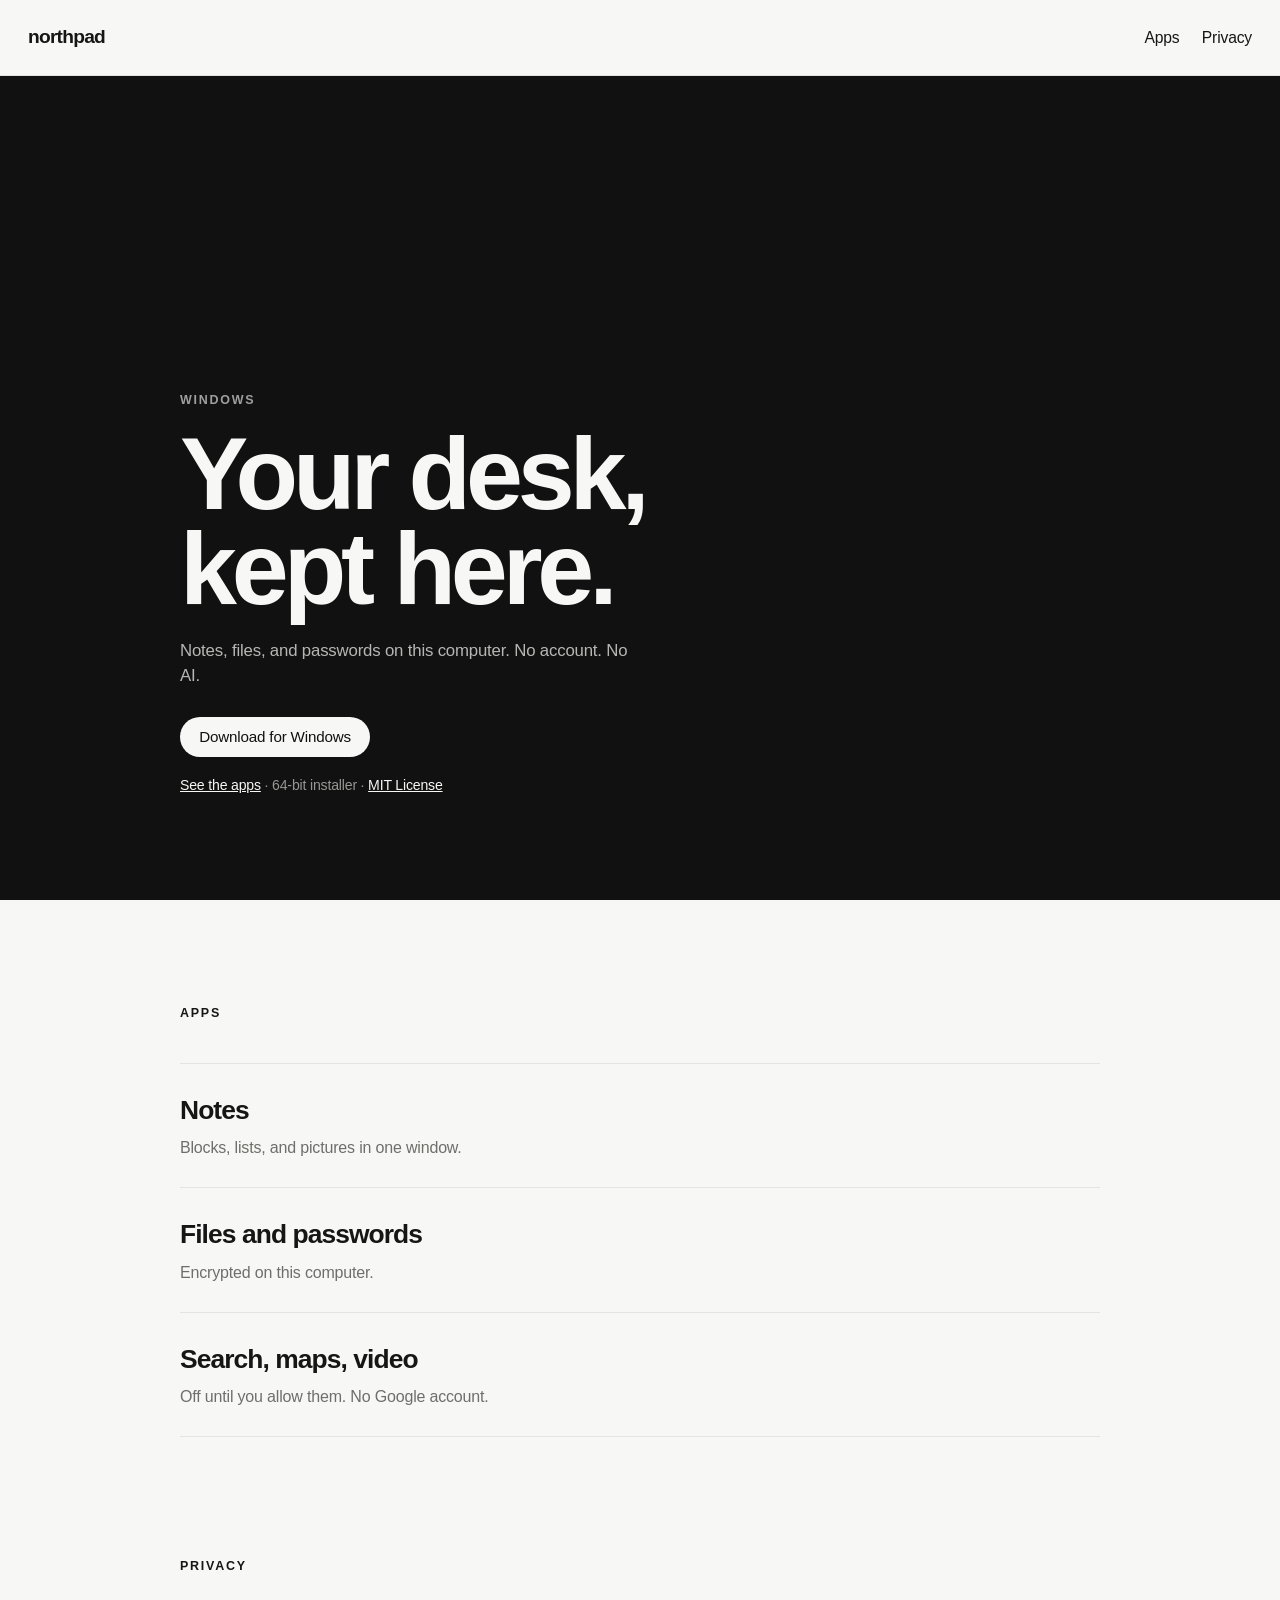
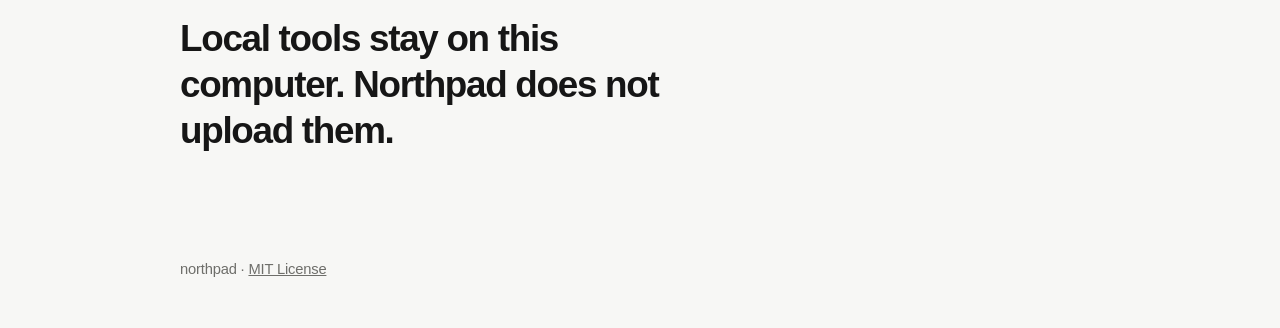
<file: site/index.html>
<!DOCTYPE html>
<html lang="en">
<head>
  <meta charset="utf-8">
  <meta name="viewport" content="width=device-width, initial-scale=1">
  <title>northpad</title>
  <meta name="description" content="A Windows workspace that keeps notes, files, and passwords on this computer.">
  <link rel="icon" href="favicon.svg" type="image/svg+xml">
  <link rel="stylesheet" href="css/site.css">
</head>
<body>
  <a class="skip" href="#content">Skip to content</a>
  <header class="bar">
    <a class="mark" href="#content">northpad</a>
    <nav class="nav" aria-label="Primary">
      <a href="#apps">Apps</a>
      <a href="#privacy">Privacy</a>
    </nav>
  </header>
  <main id="content">
    <section class="hero" aria-labelledby="title">
      <div class="hero-copy">
        <p class="kicker">Windows</p>
        <h1 id="title">Your desk, kept here.</h1>
        <p class="lead">Notes, files, and passwords on this computer. No account. No AI.</p>
        <a class="go" href="Northpad-Setup-0.1.0.exe">Download for Windows</a>
        <p class="fine"><a href="#apps">See the apps</a> · 64-bit installer · <a href="license.html">MIT License</a></p>
      </div>
    </section>
    <section class="apps" id="apps" aria-labelledby="apps-title">
      <h2 id="apps-title">Apps</h2>
      <ol>
        <li>
          <strong>Notes</strong>
          <p>Blocks, lists, and pictures in one window.</p>
        </li>
        <li>
          <strong>Files and passwords</strong>
          <p>Encrypted on this computer.</p>
        </li>
        <li>
          <strong>Search, maps, video</strong>
          <p>Off until you allow them. No Google account.</p>
        </li>
      </ol>
    </section>
    <section class="privacy" id="privacy" aria-labelledby="privacy-title">
      <h2 id="privacy-title">Privacy</h2>
      <p>Local tools stay on this computer. Northpad does not upload them.</p>
    </section>
  </main>
  <footer class="foot">
    <p>northpad · <a href="license.html">MIT License</a></p>
  </footer>
</body>
</html>
</file>
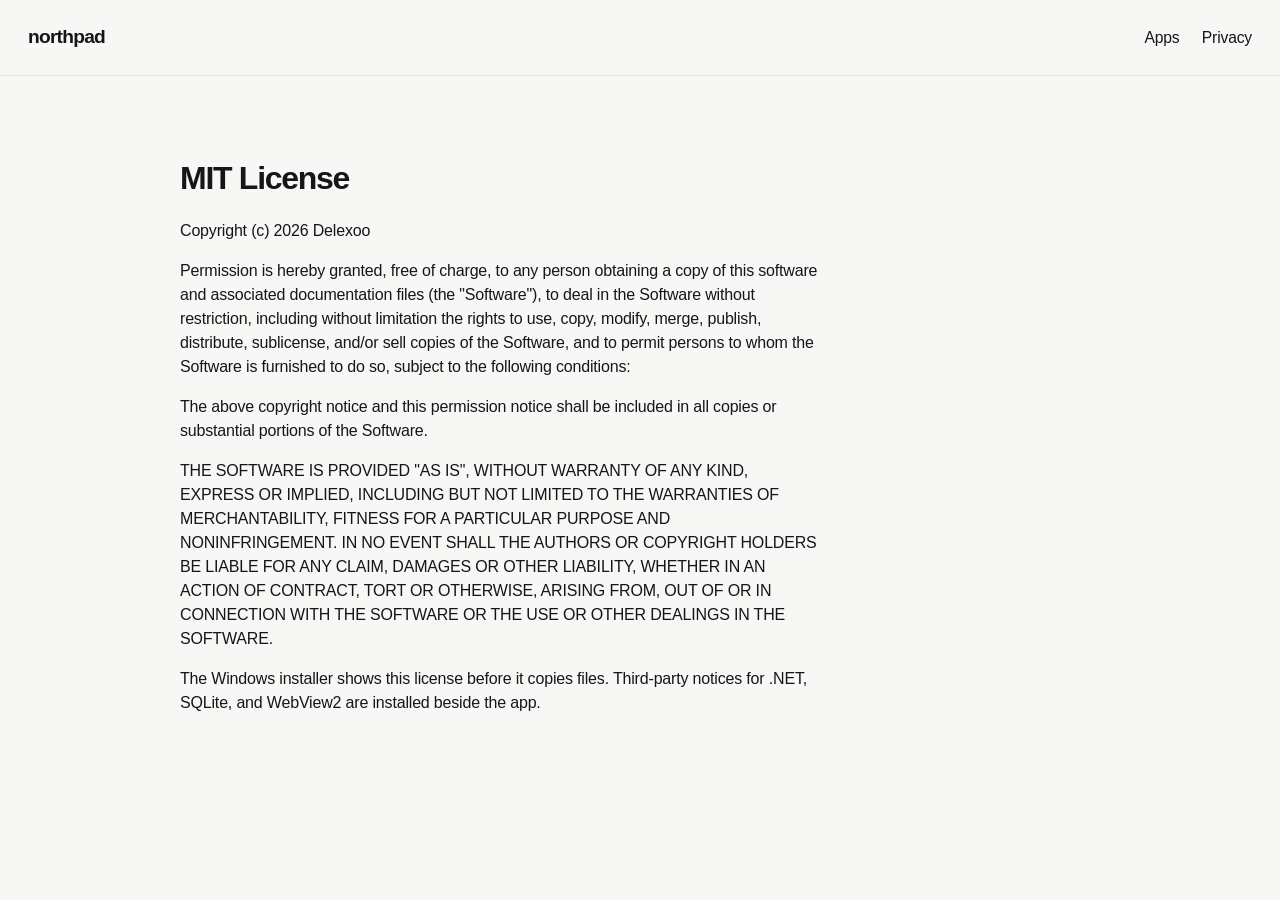
<file: site/license.html>
<!DOCTYPE html>
<html lang="en">
<head>
  <meta charset="utf-8">
  <meta name="viewport" content="width=device-width, initial-scale=1">
  <title>License · northpad</title>
  <link rel="icon" href="favicon.svg" type="image/svg+xml">
  <link rel="stylesheet" href="css/site.css">
</head>
<body>
  <a class="skip" href="#content">Skip to content</a>
  <header class="bar">
    <a class="mark" href="index.html">northpad</a>
    <nav class="nav" aria-label="Primary">
      <a href="index.html#apps">Apps</a>
      <a href="index.html#privacy">Privacy</a>
    </nav>
  </header>
  <main id="content" class="doc">
    <h1 id="title">MIT License</h1>
    <p>Copyright (c) 2026 Delexoo</p>
    <p>Permission is hereby granted, free of charge, to any person obtaining a copy of this software and associated documentation files (the "Software"), to deal in the Software without restriction, including without limitation the rights to use, copy, modify, merge, publish, distribute, sublicense, and/or sell copies of the Software, and to permit persons to whom the Software is furnished to do so, subject to the following conditions:</p>
    <p>The above copyright notice and this permission notice shall be included in all copies or substantial portions of the Software.</p>
    <p>THE SOFTWARE IS PROVIDED "AS IS", WITHOUT WARRANTY OF ANY KIND, EXPRESS OR IMPLIED, INCLUDING BUT NOT LIMITED TO THE WARRANTIES OF MERCHANTABILITY, FITNESS FOR A PARTICULAR PURPOSE AND NONINFRINGEMENT. IN NO EVENT SHALL THE AUTHORS OR COPYRIGHT HOLDERS BE LIABLE FOR ANY CLAIM, DAMAGES OR OTHER LIABILITY, WHETHER IN AN ACTION OF CONTRACT, TORT OR OTHERWISE, ARISING FROM, OUT OF OR IN CONNECTION WITH THE SOFTWARE OR THE USE OR OTHER DEALINGS IN THE SOFTWARE.</p>
    <p>The Windows installer shows this license before it copies files. Third-party notices for .NET, SQLite, and WebView2 are installed beside the app.</p>
  </main>
</body>
</html>
</file>
<file: site/css/site.css>
:root {
  --ink: #161616;
  --muted: #6e6e6a;
  --line: rgb(0 0 0 / 8%);
  --paper: #f7f7f5;
  --white: #ffffff;
}

* { box-sizing: border-box; }

html { scroll-behavior: smooth; }

body {
  margin: 0;
  background: var(--paper);
  color: var(--ink);
  font-family: "Segoe UI", "Helvetica Neue", sans-serif;
  font-size: 16px;
  line-height: 1.5;
  letter-spacing: -0.011em;
}

a { color: inherit; }

:focus-visible {
  outline: 2px solid var(--ink);
  outline-offset: 3px;
}

.skip {
  position: absolute;
  left: 1rem;
  top: -4rem;
  background: var(--white);
  padding: 0.5rem 0.75rem;
}

.skip:focus { top: 1rem; z-index: 50; }

.bar {
  position: sticky;
  top: 0;
  z-index: 20;
  display: flex;
  align-items: center;
  min-height: 4.75rem;
  padding: 0 1.75rem;
  border-bottom: 1px solid var(--line);
  background: rgb(247 247 245 / 92%);
  backdrop-filter: blur(16px);
}

.mark {
  color: var(--ink);
  font-size: 1.2rem;
  font-weight: 600;
  letter-spacing: -0.04em;
  text-decoration: none;
}

.nav {
  display: flex;
  gap: 1.4rem;
  margin-left: auto;
}

.nav a {
  font-size: 0.98rem;
  font-weight: 500;
  text-decoration: none;
}

.hero {
  display: flex;
  align-items: flex-end;
  min-height: calc(100vh - 4.75rem);
  padding: 5.5rem 1.75rem 6.5rem;
  background: #111111;
  color: #f7f7f5;
}

.hero-copy {
  width: min(920px, 100%);
  margin-inline: auto;
}

.kicker {
  margin: 0 0 1.1rem;
  color: rgb(247 247 245 / 62%);
  font-size: 0.78rem;
  font-weight: 600;
  letter-spacing: 0.14em;
  text-transform: uppercase;
}

h1 {
  margin: 0;
  max-width: 11ch;
  font-size: clamp(3.1rem, 8vw, 6.4rem);
  font-weight: 600;
  letter-spacing: -0.05em;
  line-height: 0.92;
}

.lead {
  max-width: 28rem;
  margin: 1.4rem 0 0;
  color: rgb(247 247 245 / 72%);
  font-size: 1.05rem;
}

.go {
  display: inline-flex;
  align-items: center;
  height: 2.5rem;
  margin-top: 1.8rem;
  padding: 0 1.2rem;
  border-radius: 999px;
  background: #f7f7f5;
  color: #111111;
  font-size: 0.95rem;
  font-weight: 500;
  text-decoration: none;
}

.go:hover { background: #ffffff; }

.fine {
  margin: 1.1rem 0 0;
  color: rgb(247 247 245 / 58%);
  font-size: 0.88rem;
}

.fine a { color: #f7f7f5; }

.apps,
.privacy {
  width: min(920px, calc(100% - 3.5rem));
  margin-inline: auto;
  padding: 6.5rem 0;
}

h2 {
  margin: 0 0 2.5rem;
  font-size: 0.78rem;
  font-weight: 600;
  letter-spacing: 0.14em;
  text-transform: uppercase;
}

ol {
  margin: 0;
  padding: 0;
  list-style: none;
}

li {
  padding: 1.7rem 0;
  border-top: 1px solid var(--line);
}

li:last-child { border-bottom: 1px solid var(--line); }

strong {
  display: block;
  margin-bottom: 0.35rem;
  font-size: 1.65rem;
  font-weight: 600;
  letter-spacing: -0.035em;
}

li p,
.privacy p {
  margin: 0;
  max-width: 34rem;
  color: var(--muted);
}

.privacy { padding-top: 1rem; }

.privacy p {
  color: var(--ink);
  font-size: clamp(1.7rem, 3vw, 2.3rem);
  font-weight: 600;
  letter-spacing: -0.035em;
  line-height: 1.25;
}

.doc {
  width: min(920px, calc(100% - 3.5rem));
  margin-inline: auto;
  padding: 5.5rem 0 6.5rem;
}

.doc h1 {
  margin: 0 0 1.6rem;
  font-size: 2rem;
  letter-spacing: -0.04em;
}

.doc p {
  max-width: 40rem;
  margin: 0 0 1rem;
}

.foot {
  padding: 0 1.75rem 3rem;
}

.foot p {
  width: min(920px, 100%);
  margin: 0 auto;
  color: var(--muted);
  font-size: 0.92rem;
}

@media (max-width: 640px) {
  .bar { padding: 0 1.15rem; }
  .hero { padding: 4.5rem 1.15rem 4rem; min-height: 86vh; }
  .apps, .privacy, .doc { width: min(920px, calc(100% - 2.3rem)); padding: 4.5rem 0; }
  .foot { padding: 0 1.15rem 2.4rem; }
}
</file>
